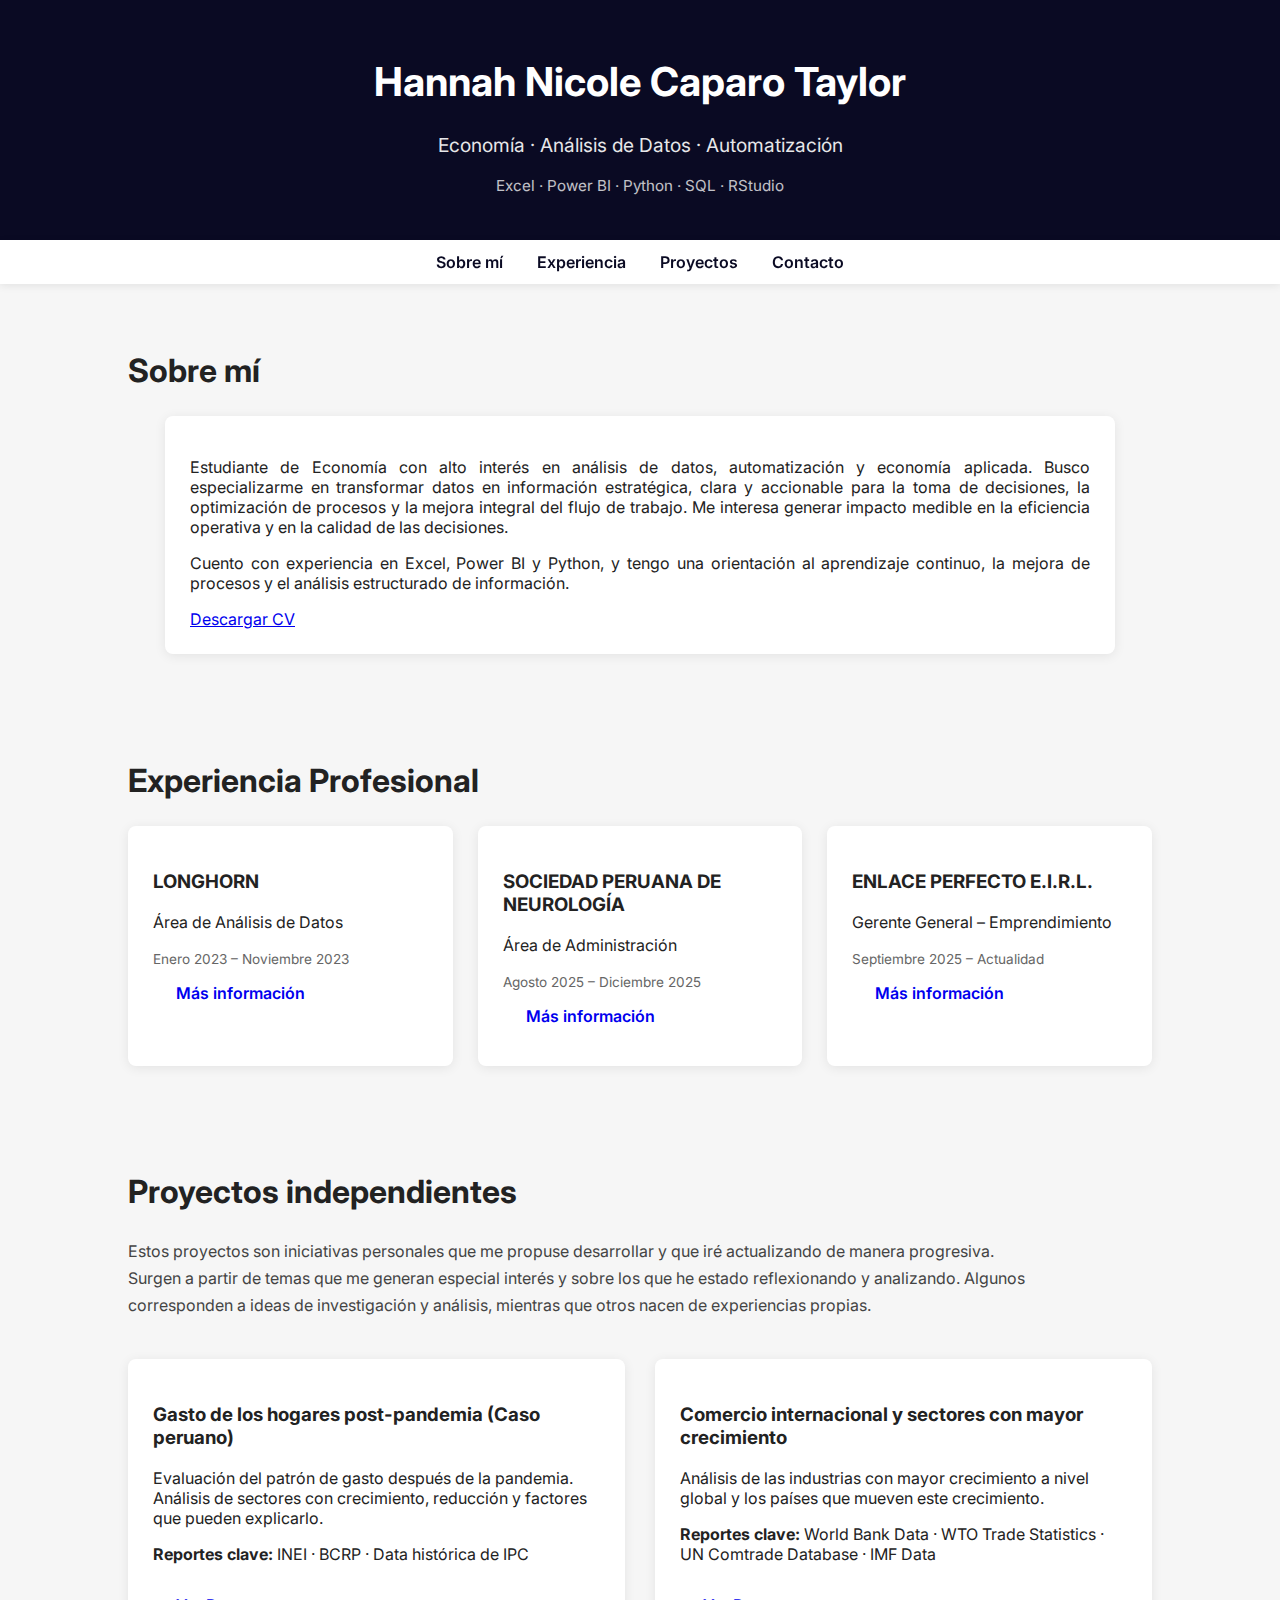
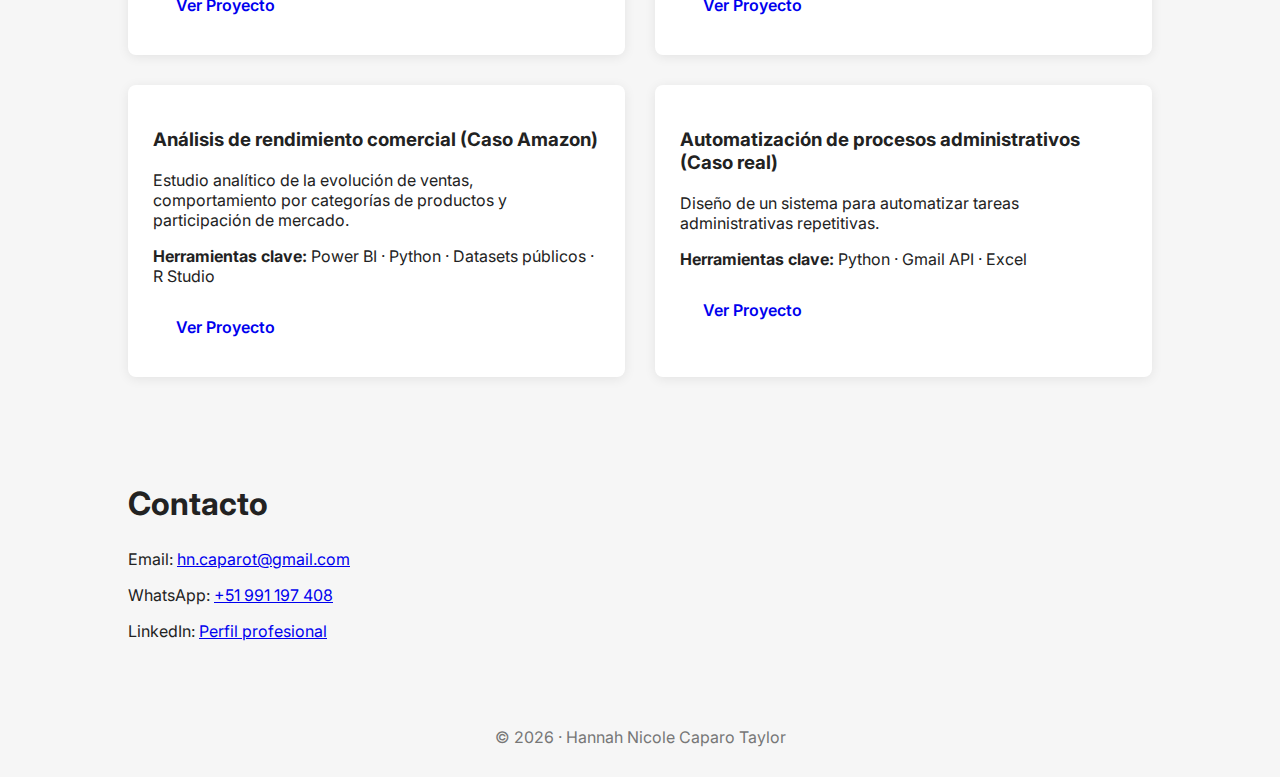
<file: index.html>
<!DOCTYPE html>
<html lang="es">
<head>
    <meta charset="UTF-8">
    <title>Hannah Caparo | Economía & Data</title>
    <meta name="viewport" content="width=device-width, initial-scale=1.0">

    <link href="https://fonts.googleapis.com/css2?family=Inter:wght@300;400;600&display=swap" rel="stylesheet">
    <link rel="stylesheet" href="styles.CSS">
</head>

<body>

<header class="hero">
	
    <h1>Hannah Nicole Caparo Taylor</h1>
    <p class="subtitle">Economía · Análisis de Datos · Automatización</p>
    <p class="stack">Excel · Power BI · Python · SQL · RStudio</p>

</header>

<nav class="navbar">
    <a href="#sobre-mi">Sobre mí</a>
    <a href="#experiencia">Experiencia</a>
    <a href="#proyectos">Proyectos</a>
    <a href="#contacto">Contacto</a>
</nav>
<section id="sobre-mi" class="section">
    <h2>Sobre mí</h2>
    <div class="card wide">
        <p>
            Estudiante de Economía con alto interés en análisis de datos, automatización y economía aplicada. 
            Busco especializarme en transformar datos en información estratégica, clara y accionable para la toma de decisiones, 
            la optimización de procesos y la mejora integral del flujo de trabajo. 
            Me interesa generar impacto medible en la eficiencia operativa y en la calidad de las decisiones.
        </p>

        <p>
            Cuento con experiencia en Excel, Power BI y Python, y tengo una orientación al aprendizaje continuo, 
            la mejora de procesos y el análisis estructurado de información.
        </p>

      
        <div class="cv-actions">
            <a href="cv/Hannah-Caparo-CV.pdf" 
               class="download-btn" 
               download>
               Descargar CV
            </a>
        </div>
    </div>
</section>



<section id="experiencia" class="section light">
    <h2>Experiencia Profesional</h2>

    <div class="grid">
        <div class="card">
            <h3>LONGHORN</h3>
            <p>Área de Análisis de Datos</p>
            <span class="date">Enero 2023 – Noviembre 2023</span>
            <a class="btn" href="experiences/longhorn.html">Más información</a>
        </div>

        <div class="card">
            <h3>SOCIEDAD PERUANA DE NEUROLOGÍA</h3>
            <p>Área de Administración</p>
            <span class="date">Agosto 2025 – Diciembre 2025</span>
            <a class="btn" href="experiences/sociedad.html">Más información</a>
        </div>

        <div class="card">
            <h3>ENLACE PERFECTO E.I.R.L.</h3>
            <p>Gerente General – Emprendimiento</p>
            <span class="date">Septiembre 2025 – Actualidad</span>
            <a class="btn" href="experiences/enlaceperfecto.html">Más información</a>
        </div>
    </div>
</section>

<section id="proyectos" class="section light">
    <h2>Proyectos independientes</h2>

    <p class="projects-intro">
        Estos proyectos son iniciativas personales que me propuse desarrollar y que iré actualizando de manera progresiva. 
        Surgen a partir de temas que me generan especial interés y sobre los que he estado reflexionando y analizando. 
        Algunos corresponden a ideas de investigación y análisis, mientras que otros nacen de experiencias propias.
    </p>

    <div class="projects-grid">
        <!-- Proyecto 1 -->
        <div class="card">
            <h3>Gasto de los hogares post-pandemia (Caso peruano)</h3>
            <p>Evaluación del patrón de gasto después de la pandemia. Análisis de sectores con crecimiento, reducción y factores que pueden explicarlo.</p>
            <p><b>Reportes clave:</b> INEI · BCRP · Data histórica de IPC</p>
            <a class="btn" href="projects/proyecto1.html">Ver Proyecto</a>
        </div>

        <!-- Proyecto 2 -->
        <div class="card">
            <h3>Comercio internacional y sectores con mayor crecimiento</h3>
            <p>Análisis de las industrias con mayor crecimiento a nivel global y los países que mueven este crecimiento.</p>
            <p><b>Reportes clave:</b> World Bank Data · WTO Trade Statistics · UN Comtrade Database · IMF Data</p>
            <a class="btn" href="projects/proyecto2.html">Ver Proyecto</a>
        </div>

        <!-- Proyecto 3 -->
        <div class="card">
            <h3>Análisis de rendimiento comercial (Caso Amazon)</h3>
            <p>Estudio analítico de la evolución de ventas, comportamiento por categorías de productos y participación de mercado.</p>
            <p><b>Herramientas clave:</b> Power BI · Python · Datasets públicos · R Studio</p>
            <a class="btn" href="projects/proyecto3.html">Ver Proyecto</a>
        </div>

        <!-- Proyecto 4 -->
        <div class="card">
            <h3>Automatización de procesos administrativos (Caso real)</h3>
            <p>Diseño de un sistema para automatizar tareas administrativas repetitivas.</p>
            <p><b>Herramientas clave:</b> Python · Gmail API · Excel</p>
            <a class="btn" href="projects/proyecto4.html">Ver Proyecto</a>
        </div>
    </div>
</section>

    <div class="grid">
        
    </div>
</section>

<section id="contacto" class="section light">
    <h2>Contacto</h2>
    <p>Email: <a href="mailto:hn.caparot@gmail.com">hn.caparot@gmail.com</a></p>
    <p>WhatsApp: <a href="https://wa.me/51991197408" target="_blank">+51 991 197 408</a></p>
    <p>LinkedIn: <a href="https://linkedin.com/in/hannah-nicole-caparo-taylor-8256ab21b/" target="_blank">Perfil profesional</a></p>
</section>

<footer>
    © 2026 · Hannah Nicole Caparo Taylor
</footer>

</body>
</html>
</file>
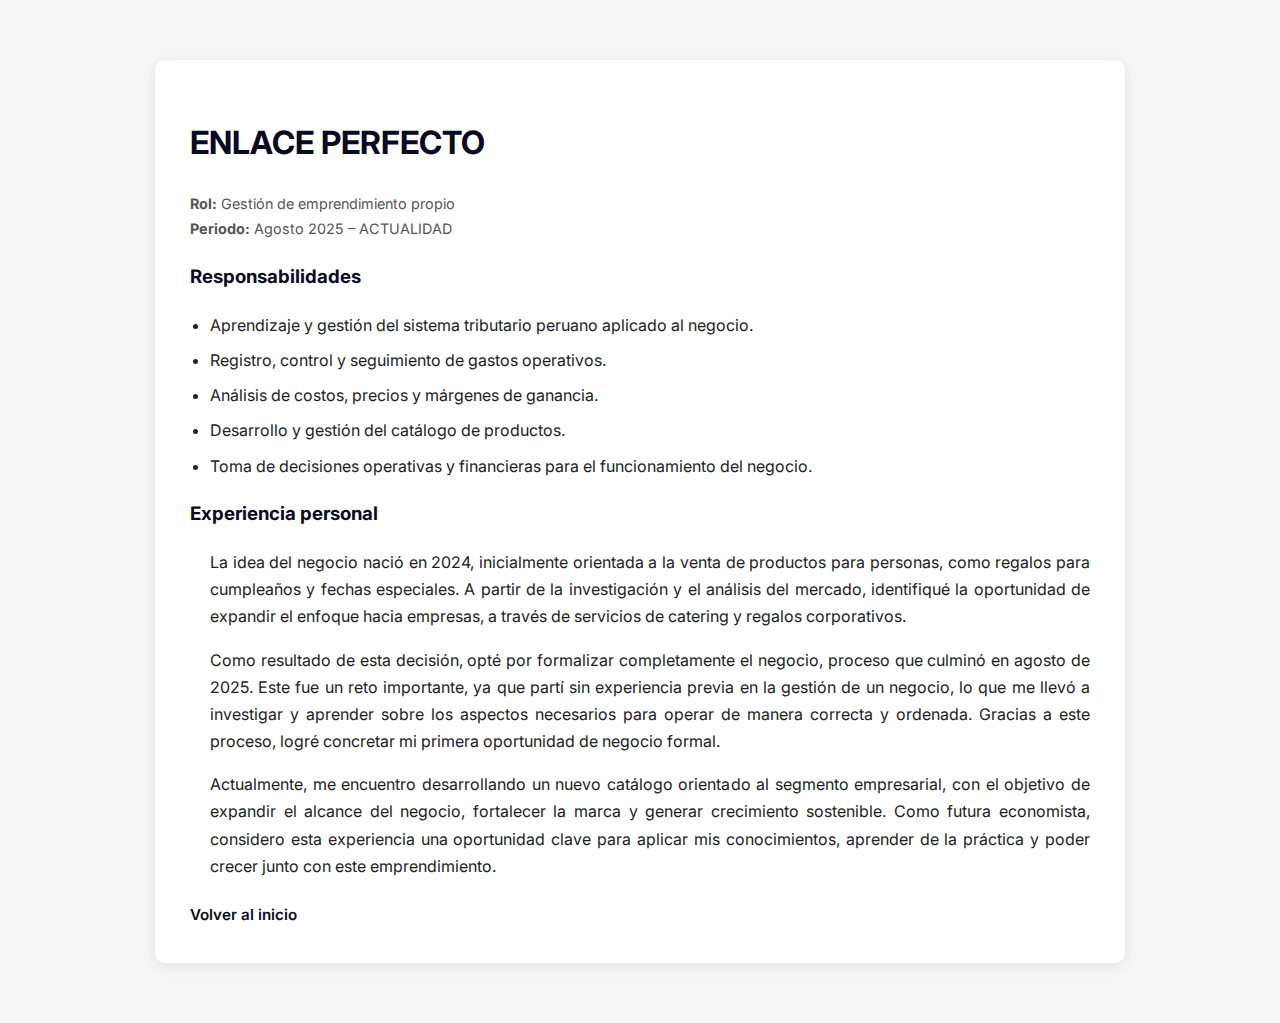
<file: experiences/enlaceperfecto.html>
<!DOCTYPE html>
<html lang="es">
<head>
    <meta charset="UTF-8">
    <title>Enlace Perfecto | Experiencia</title>
    <meta name="viewport" content="width=device-width, initial-scale=1.0">

    <link rel="stylesheet" href="experiences.css">

    <!-- Fuente -->
    <link href="https://fonts.googleapis.com/css2?family=Inter:wght@300;400;600&display=swap" rel="stylesheet">
</head>

<body>

<section class="section">
    <div class="card">
        <h1>ENLACE PERFECTO</h1>
        <p class="meta"><b>Rol:</b> Gestión de emprendimiento propio<br>
        <b>Periodo:</b> Agosto 2025 – ACTUALIDAD</p>

        <h3>Responsabilidades</h3>
        <ul>
            <li>Aprendizaje y gestión del sistema tributario peruano aplicado al negocio.</li>
            <li>Registro, control y seguimiento de gastos operativos.</li>
            <li>Análisis de costos, precios y márgenes de ganancia.</li>
	    <li>Desarrollo y gestión del catálogo de productos.</li>
            <li>Toma de decisiones operativas y financieras para el funcionamiento del negocio.</li>
        </ul>
<h3>Experiencia personal</h3>
        <ul>
            <p>La idea del negocio nació en 2024, inicialmente orientada a la venta de productos para personas, como regalos para cumpleaños y fechas especiales. A partir de la investigación y el análisis del mercado, identifiqué la oportunidad de expandir el enfoque hacia empresas, a través de servicios de catering y regalos corporativos.</p>

<p>Como resultado de esta decisión, opté por formalizar completamente el negocio, proceso que culminó en agosto de 2025. Este fue un reto importante, ya que partí sin experiencia previa en la gestión de un negocio, lo que me llevó a investigar y aprender sobre los aspectos necesarios para operar de manera correcta y ordenada. Gracias a este proceso, logré concretar mi primera oportunidad de negocio formal.</p>

<p>Actualmente, me encuentro desarrollando un nuevo catálogo orientado al segmento empresarial, con el objetivo de expandir el alcance del negocio, fortalecer la marca y generar crecimiento sostenible. Como futura economista, considero esta experiencia una oportunidad clave para aplicar mis conocimientos, aprender de la práctica y poder crecer junto con este emprendimiento.</p>
            
        </ul>





    <a href="../index.html" class="back">
        Volver al inicio
    </a>
</div>
</file>
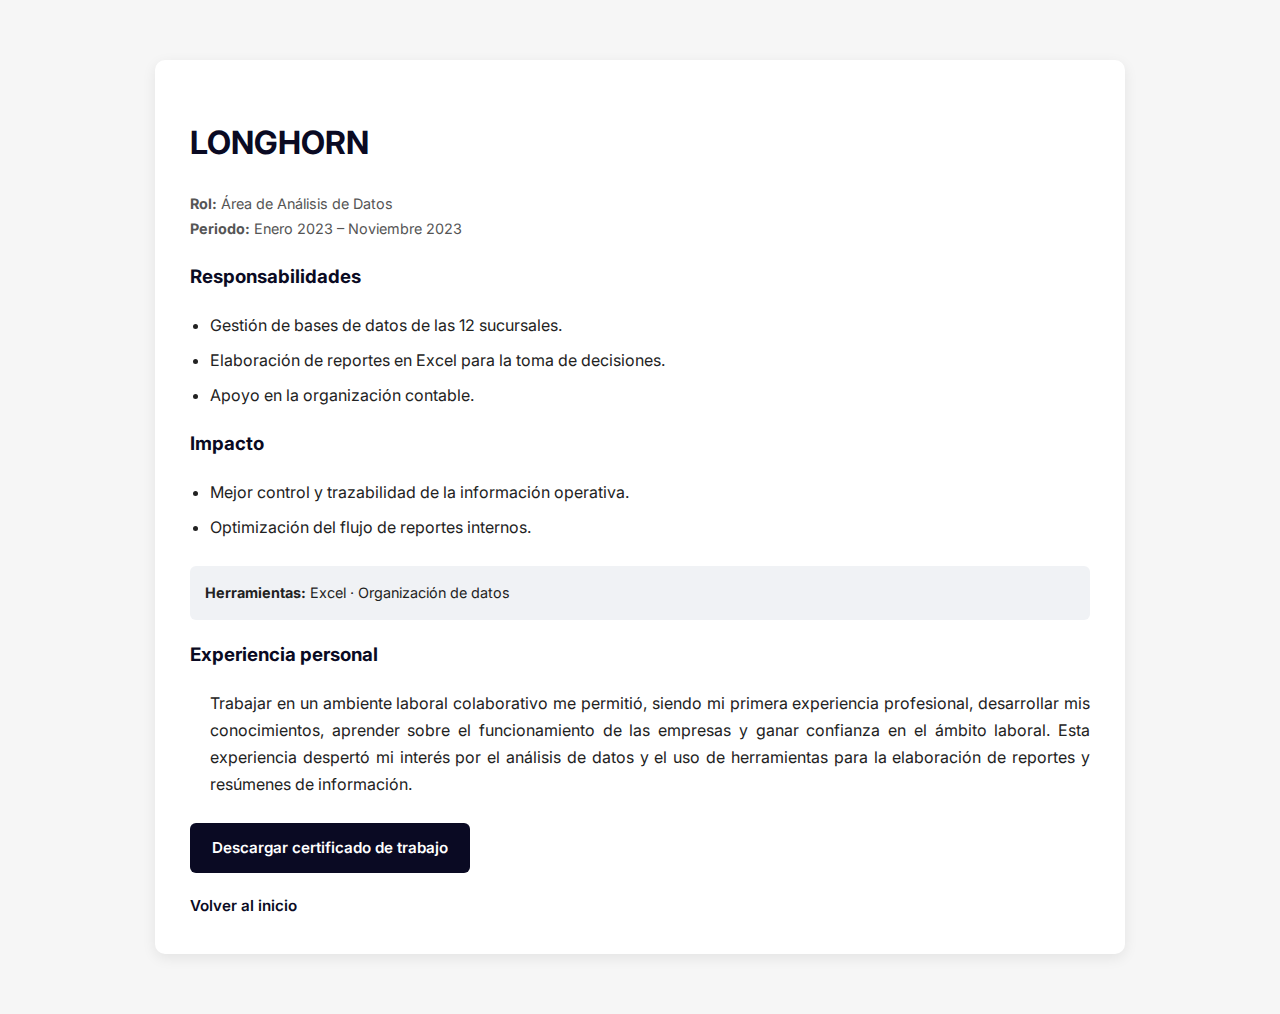
<file: experiences/longhorn.html>
<!DOCTYPE html>
<html lang="es">
<head>
    <meta charset="UTF-8">
    <title>LONGHORN | Experiencia</title>
    <meta name="viewport" content="width=device-width, initial-scale=1.0">

    <link rel="stylesheet" href="experiences.css">

    <!-- Fuente -->
    <link href="https://fonts.googleapis.com/css2?family=Inter:wght@300;400;600&display=swap" rel="stylesheet">
</head>

<body>

<section class="section">
    <div class="card">
        <h1>LONGHORN</h1>
        <p class="meta"><b>Rol:</b> Área de Análisis de Datos<br>
        <b>Periodo:</b> Enero 2023 – Noviembre 2023</p>

        <h3>Responsabilidades</h3>
        <ul>
            <li>Gestión de bases de datos de las 12 sucursales.</li>
            <li>Elaboración de reportes en Excel para la toma de decisiones.</li>
            <li>Apoyo en la organización contable.</li>
        </ul>

        <h3>Impacto</h3>
        <ul>
            <li>Mejor control y trazabilidad de la información operativa.</li>
            <li>Optimización del flujo de reportes internos.</li>
        </ul>

        <div class="tools">
            <b>Herramientas:</b> Excel · Organización de datos
        </div>
<h3>Experiencia personal</h3>
        <ul>
            <p>Trabajar en un ambiente laboral colaborativo me permitió, siendo mi primera experiencia profesional, desarrollar mis conocimientos, aprender sobre el funcionamiento de las empresas y ganar confianza en el ámbito laboral. Esta experiencia despertó mi interés por el análisis de datos y el uso de herramientas para la elaboración de reportes y resúmenes de información.</p>
         
        </ul>


<div class="actions">
    <a href="certificados/certificado-longhorn.pdf" 
       class="download-btn" 
       download>
       Descargar certificado de trabajo
    </a>

    

    <a href="../index.html" class="back">
        Volver al inicio
    </a>
</div>
</file>
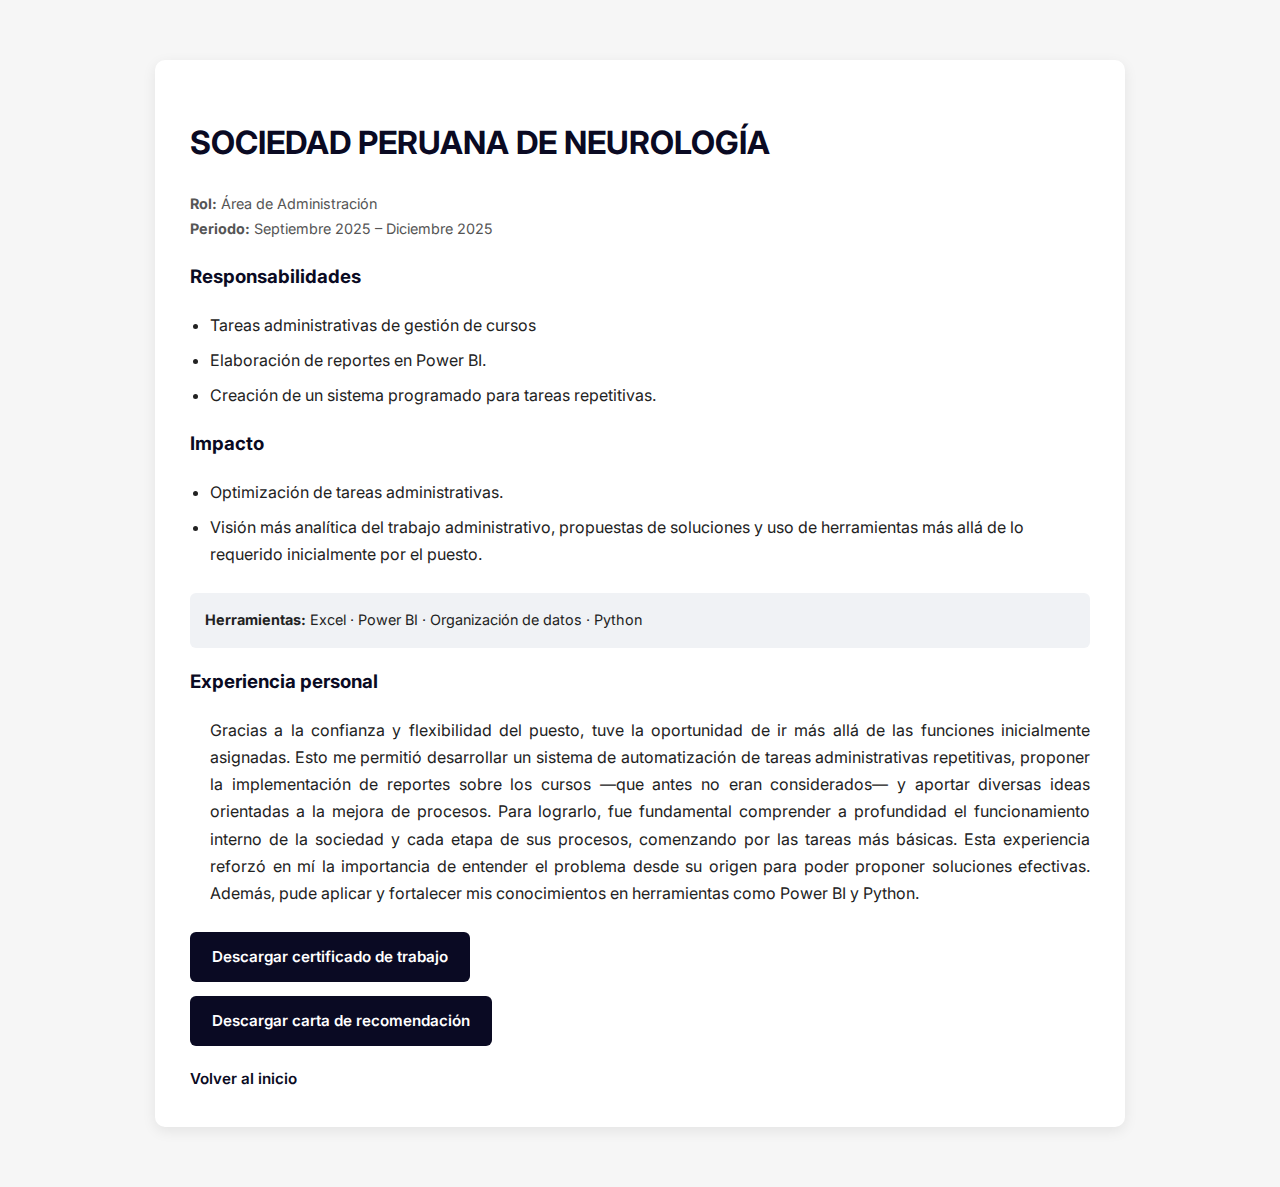
<file: experiences/sociedad.html>
<!DOCTYPE html>
<html lang="es">
<head>
    <meta charset="UTF-8">
    <title> SPN | Experiencia</title>
    <meta name="viewport" content="width=device-width, initial-scale=1.0">

   
    <link rel="stylesheet" href="experiences.css">

    <!-- Fuente -->
    <link href="https://fonts.googleapis.com/css2?family=Inter:wght@300;400;600&display=swap" rel="stylesheet">
</head>

<body>

<section class="section">
    <div class="card">
        <h1>SOCIEDAD PERUANA DE NEUROLOGÍA</h1>
        <p class="meta"><b>Rol:</b> Área de Administración<br>
        <b>Periodo:</b> Septiembre 2025 – Diciembre 2025</p>

        <h3>Responsabilidades</h3>
        <ul>
            <li> Tareas administrativas de gestión de cursos </li>
            <li>Elaboración de reportes en Power BI.</li>
            <li> Creación de un sistema programado para tareas repetitivas.</li>
        </ul>

        <h3>Impacto</h3>
        <ul>
            <li>Optimización de tareas administrativas.</li>
            <li>Visión más analítica del trabajo administrativo, propuestas de soluciones y uso de herramientas más allá de lo requerido inicialmente por el puesto.</li>
        </ul>

        <div class="tools">
            <b>Herramientas:</b> Excel · Power BI · Organización de datos ·  Python
        </div> 

<h3>Experiencia personal</h3>
        <ul>
            <p> Gracias a la confianza y flexibilidad del puesto, tuve la oportunidad de ir más allá de las funciones inicialmente asignadas. Esto me permitió desarrollar un sistema de automatización de tareas administrativas repetitivas, proponer la implementación de reportes sobre los cursos —que antes no eran considerados— y aportar diversas ideas orientadas a la mejora de procesos.

Para lograrlo, fue fundamental comprender a profundidad el funcionamiento interno de la sociedad y cada etapa de sus procesos, comenzando por las tareas más básicas. Esta experiencia reforzó en mí la importancia de entender el problema desde su origen para poder proponer soluciones efectivas. Además, pude aplicar y fortalecer mis conocimientos en herramientas como Power BI y Python. </p>
         
        </ul>


<div class="actions">
    <a href="certificados/certificado-spn.pdf" 
       class="download-btn" 
       download>
       Descargar certificado de trabajo
    </a>

    <a href="certificados/carta-recomendacion-spn.pdf" 
       class="download-btn" 
       download>
       Descargar carta de recomendación
    </a>

    <a href="../index.html" class="back">
        Volver al inicio
    </a>
</div>
</file>
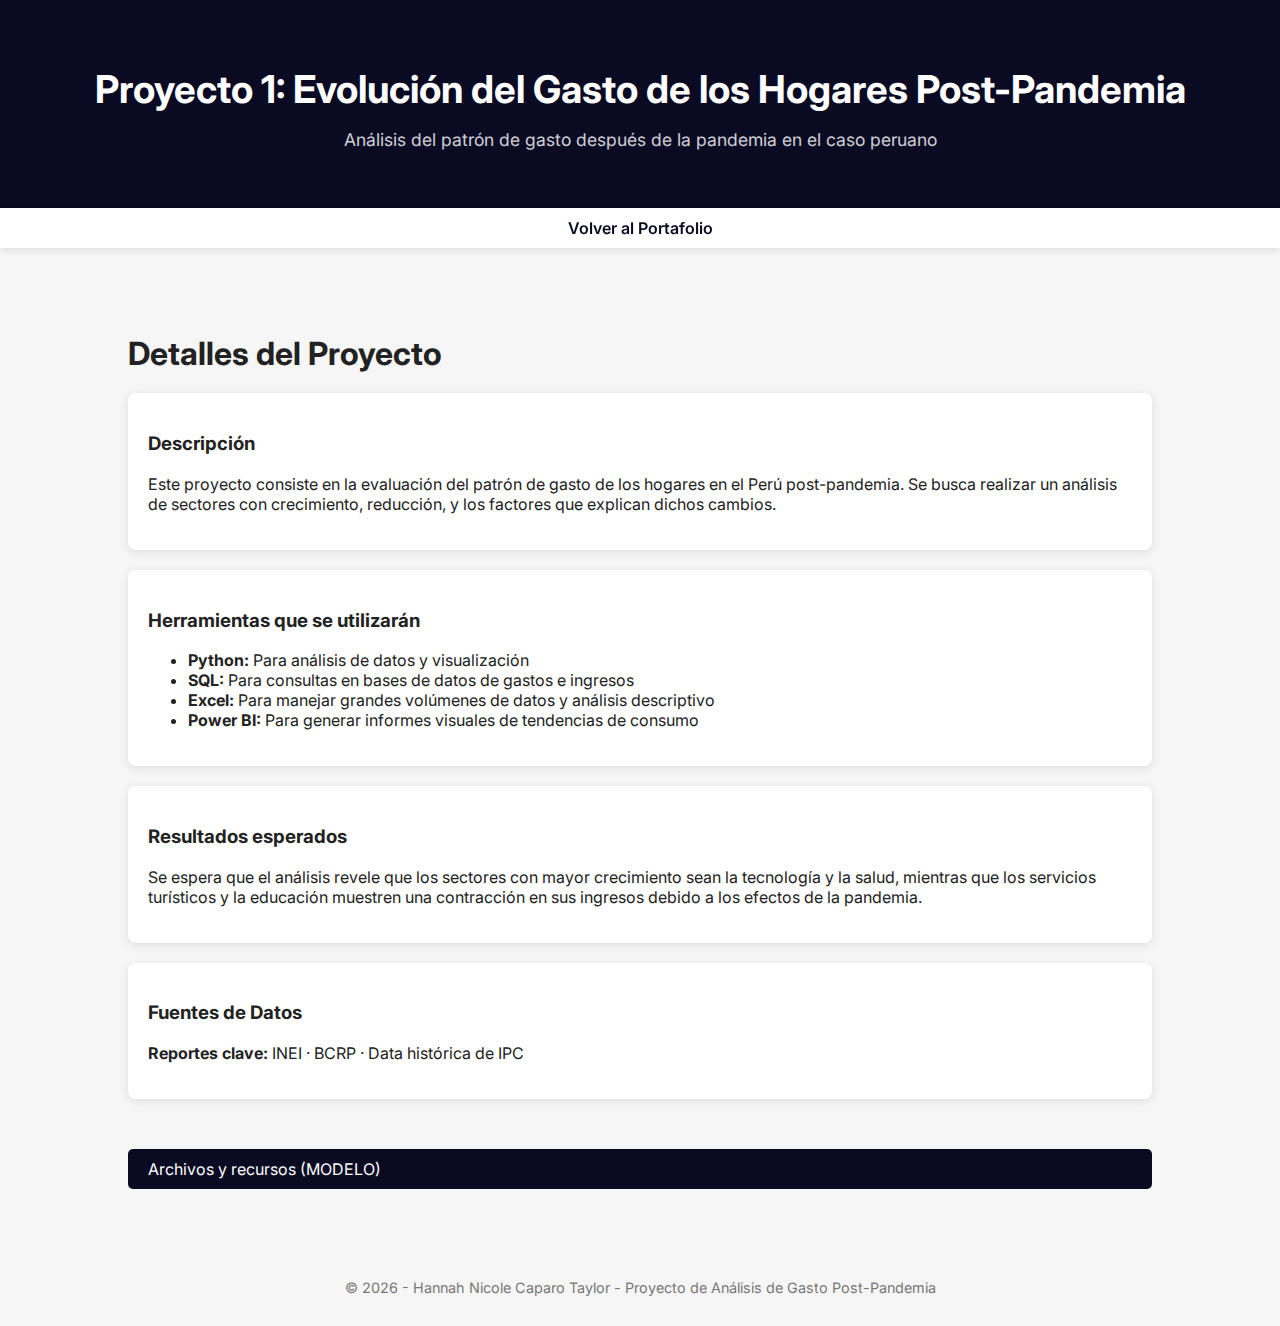
<file: projects/proyecto1.html>
<!DOCTYPE html>
<html lang="es">
<head>
    <meta charset="UTF-8">
    <meta name="viewport" content="width=device-width, initial-scale=1.0">
    <title>Proyecto - Evolución del Gasto de los Hogares Post-Pandemia</title>

    <link href="https://fonts.googleapis.com/css2?family=Inter:wght@300;400;600&display=swap" rel="stylesheet">
    <style>
        body {
            font-family: 'Inter', sans-serif;
            margin: 0;
            background: #f6f6f6;
            color: #222;
        }

        header {
            background: #0a0a23;
            color: white;
            padding: 40px 20px;
            text-align: center;
        }

        header h1 { font-size: 2.4rem; margin-bottom: 10px; }
        header p { font-size: 1.1rem; opacity: .8; }

        nav {
            background: white;
            box-shadow: 0 2px 8px rgba(0,0,0,0.1);
            padding: 10px;
            text-align: center;
            position: sticky;
            top: 0;
        }

        nav a {
            margin: 0 15px;
            text-decoration: none;
            font-weight: 600;
            color: #0a0a23;
        }

        section {
            padding: 60px 10%;
        }

        h2 { font-size: 2rem; margin-bottom: 20px; }
        .btn {
            background: #0a0a23;
            color: white;
            padding: 10px 20px;
            border-radius: 5px;
            text-decoration: none;
            font-size: 1rem;
            margin-top: 30px;
        }

        .project-details {
            display: grid;
            gap: 20px;
        }

        .detail-box {
            background: white;
            padding: 20px;
            border-radius: 8px;
            box-shadow: 0 2px 10px rgba(0,0,0,0.1);
        }

        footer {
            text-align: center;
            padding: 30px;
            color: #777;
            font-size: .9rem;
        }
    </style>
</head>
<body>

    <header>
        <h1>Proyecto 1: Evolución del Gasto de los Hogares Post-Pandemia</h1>
        <p>Análisis del patrón de gasto después de la pandemia en el caso peruano</p>
    </header>

    <nav>
    <a href="../index.html">Volver al Portafolio</a>
</nav>


    <section>
        <h2>Detalles del Proyecto</h2>

        <div class="project-details">
            <!-- Descripción del proyecto -->
            <div class="detail-box">
                <h3>Descripción</h3>
                <p>Este proyecto consiste en la evaluación del patrón de gasto de los hogares en el Perú post-pandemia. Se busca realizar un análisis de sectores con crecimiento, reducción, y los factores que explican dichos cambios.</p>
            </div>

            <!-- Herramientas que se utilizarán -->
            <div class="detail-box">
                <h3>Herramientas que se utilizarán</h3>
                <ul>
                    <li><b>Python:</b> Para análisis de datos y visualización</li>
                    <li><b>SQL:</b> Para consultas en bases de datos de gastos e ingresos</li>
                    <li><b>Excel:</b> Para manejar grandes volúmenes de datos y análisis descriptivo</li>
                    <li><b>Power BI:</b> Para generar informes visuales de tendencias de consumo</li>
                </ul>
            </div>

            <!-- Resultados -->
            <div class="detail-box">
                <h3>Resultados esperados</h3>
                <p>Se espera que el análisis revele que los sectores con mayor crecimiento sean la tecnología y la salud, mientras que los servicios turísticos y la educación muestren una contracción en sus ingresos debido a los efectos de la pandemia.</p>
            </div>

            <!-- Reportes y fuentes de datos -->
            <div class="detail-box">
                <h3>Fuentes de Datos</h3>
                <p><b>Reportes clave:</b> INEI · BCRP · Data histórica de IPC</p>
            </div>

            <a href="proyecto1-recursos.html" class="btn" >Archivos y recursos (MODELO)</a>
        </div>
    </section>

    <footer>
        © 2026 - Hannah Nicole Caparo Taylor - Proyecto de Análisis de Gasto Post-Pandemia
    </footer>

</body>
</html>
</file>
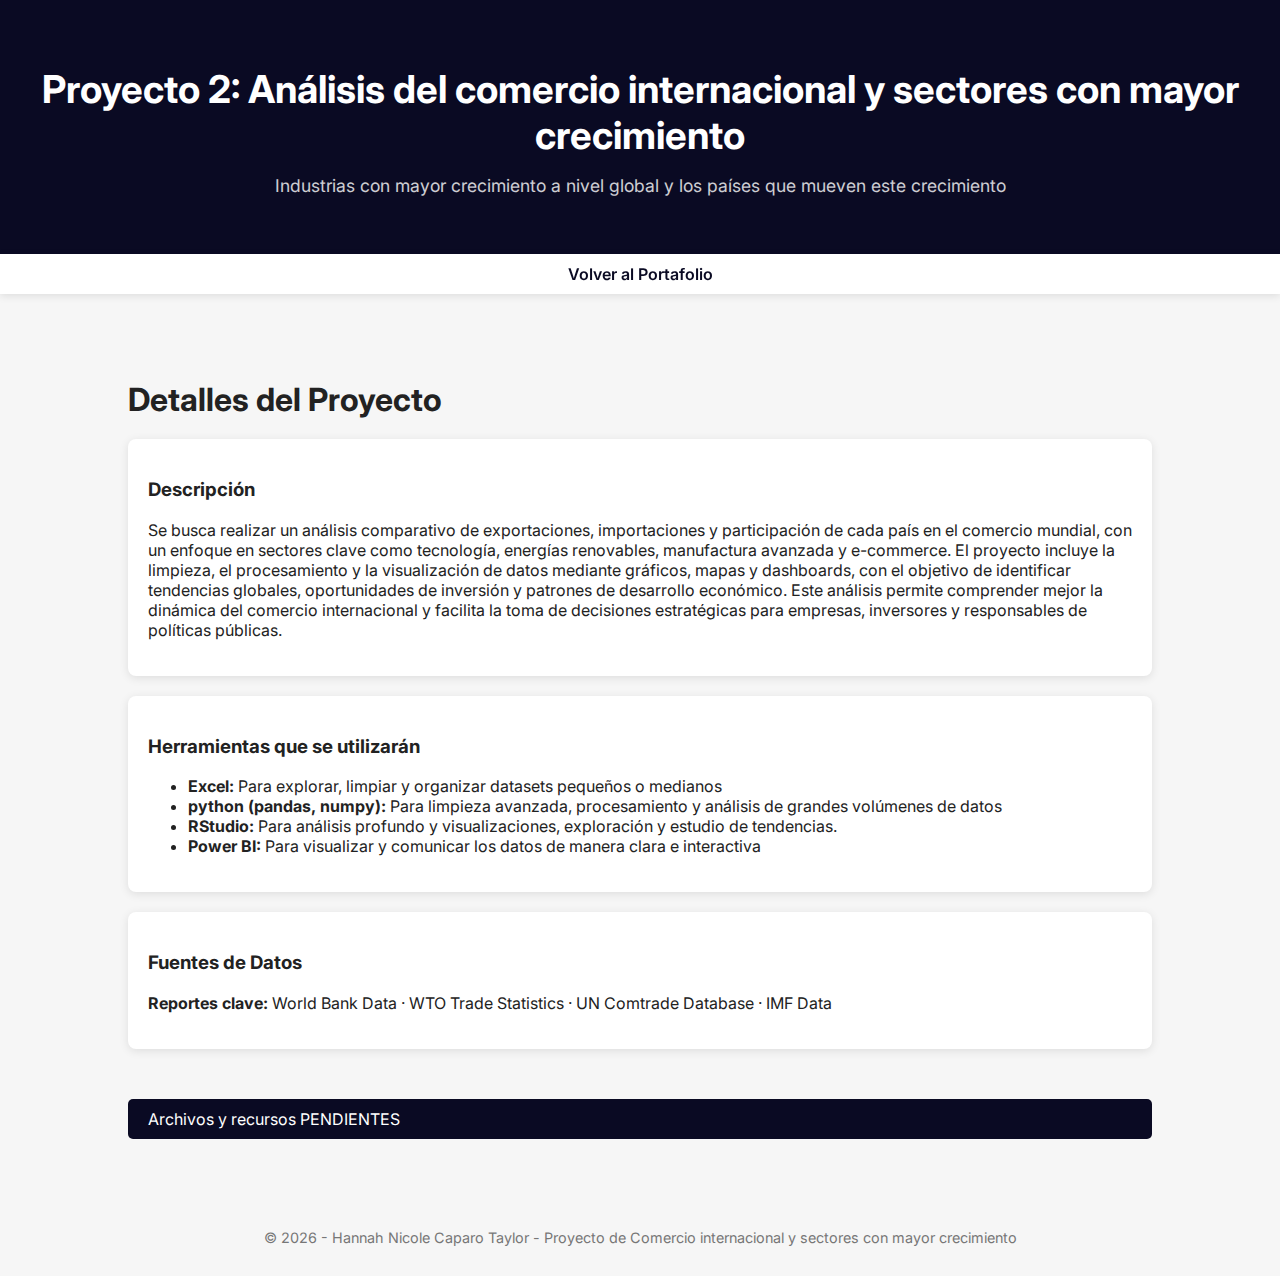
<file: projects/proyecto2.html>
<!DOCTYPE html>
<html lang="es">
<head>
    <meta charset="UTF-8">
    <meta name="viewport" content="width=device-width, initial-scale=1.0">
    <title>Proyecto 2</title>

    <link href="https://fonts.googleapis.com/css2?family=Inter:wght@300;400;600&display=swap" rel="stylesheet">
    <style>
        body {
            font-family: 'Inter', sans-serif;
            margin: 0;
            background: #f6f6f6;
            color: #222;
        }

        header {
            background: #0a0a23;
            color: white;
            padding: 40px 20px;
            text-align: center;
        }

        header h1 { font-size: 2.4rem; margin-bottom: 10px; }
        header p { font-size: 1.1rem; opacity: .8; }

        nav {
            background: white;
            box-shadow: 0 2px 8px rgba(0,0,0,0.1);
            padding: 10px;
            text-align: center;
            position: sticky;
            top: 0;
        }

        nav a {
            margin: 0 15px;
            text-decoration: none;
            font-weight: 600;
            color: #0a0a23;
        }

        section {
            padding: 60px 10%;
        }

        h2 { font-size: 2rem; margin-bottom: 20px; }
        .btn {
            background: #0a0a23;
            color: white;
            padding: 10px 20px;
            border-radius: 5px;
            text-decoration: none;
            font-size: 1rem;
            margin-top: 30px;
        }

        .project-details {
            display: grid;
            gap: 20px;
        }

        .detail-box {
            background: white;
            padding: 20px;
            border-radius: 8px;
            box-shadow: 0 2px 10px rgba(0,0,0,0.1);
        }

        footer {
            text-align: center;
            padding: 30px;
            color: #777;
            font-size: .9rem;
        }
    </style>
</head>
<body>

    <header>
        <h1>Proyecto 2: Análisis del comercio internacional y sectores con mayor crecimiento</h1>
        <p>Industrias con mayor crecimiento a nivel global y los países que mueven este crecimiento</p>
    </header>

    <nav>
    <a href="../index.html">Volver al Portafolio</a>
</nav>


    <section>
        <h2>Detalles del Proyecto</h2>

        <div class="project-details">
            <!-- Descripción del proyecto -->
            <div class="detail-box">
                <h3>Descripción</h3>
                <p>Se busca realizar un análisis comparativo de exportaciones, importaciones y participación de cada país en el comercio mundial, con un enfoque en sectores clave como tecnología, energías renovables, manufactura avanzada y e-commerce. El proyecto incluye la limpieza, el procesamiento y la visualización de datos mediante gráficos, mapas y dashboards, con el objetivo de identificar tendencias globales, oportunidades de inversión y patrones de desarrollo económico. Este análisis permite comprender mejor la dinámica del comercio internacional y facilita la toma de decisiones estratégicas para empresas, inversores y responsables de políticas públicas.</p>
            </div>

            <!-- Herramientas  -->
            <div class="detail-box">
                <h3>Herramientas que se utilizarán</h3>
                <ul>
                    <li><b>Excel:</b> Para explorar, limpiar y organizar datasets pequeños o medianos</li>
                    <li><b>python (pandas, numpy):</b> Para limpieza avanzada, procesamiento y análisis de grandes volúmenes de datos</li>
                    <li><b>RStudio:</b> Para análisis profundo y visualizaciones, exploración y estudio de tendencias.</li>
                    <li><b>Power BI:</b> Para visualizar y comunicar los datos de manera clara e interactiva</li>
                </ul>
            </div>

            

            <!-- Reportes y fuentes de datos -->
            <div class="detail-box">
                <h3>Fuentes de Datos</h3>
                <p><b>Reportes clave:</b> World Bank Data · WTO Trade Statistics · UN Comtrade Database · IMF Data</p>
            </div>

            <a href="https://link-al-proyecto.com" class="btn" target="_blank">Archivos y recursos PENDIENTES</a>
        </div>
    </section>

    <footer>
        © 2026 - Hannah Nicole Caparo Taylor - Proyecto de Comercio internacional y sectores con mayor crecimiento
    </footer>

</body>
</html>
</file>
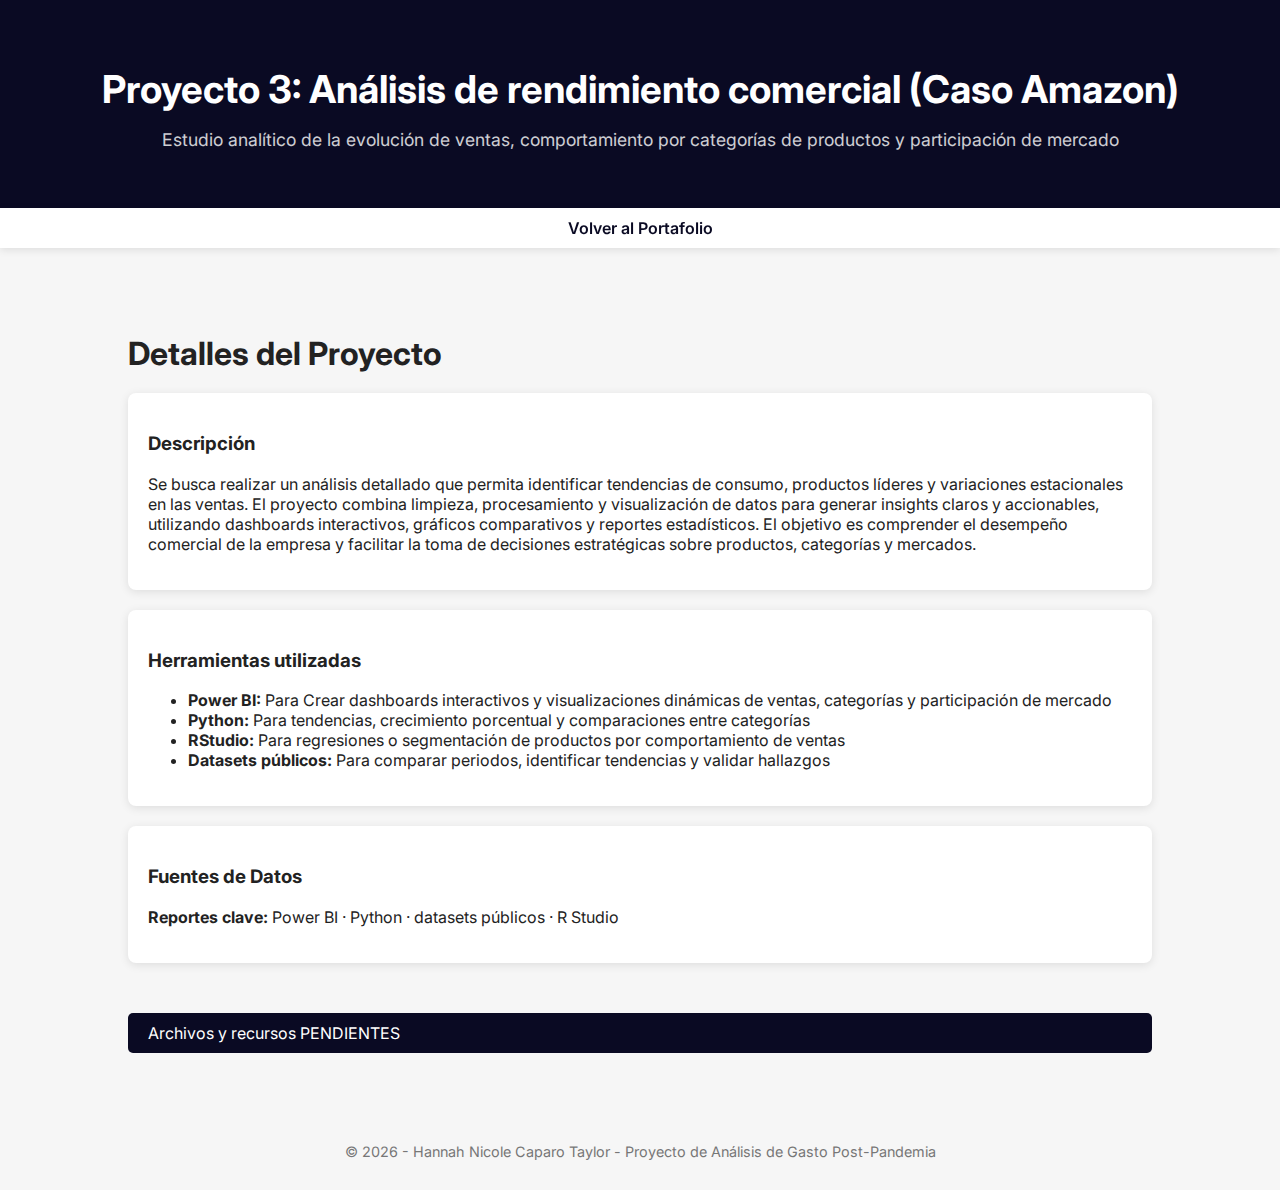
<file: projects/proyecto3.html>
<!DOCTYPE html>
<html lang="es">
<head>
    <meta charset="UTF-8">
    <meta name="viewport" content="width=device-width, initial-scale=1.0">
    <title>Proyecto 3 </title>

    <link href="https://fonts.googleapis.com/css2?family=Inter:wght@300;400;600&display=swap" rel="stylesheet">
    <style>
        body {
            font-family: 'Inter', sans-serif;
            margin: 0;
            background: #f6f6f6;
            color: #222;
        }

        header {
            background: #0a0a23;
            color: white;
            padding: 40px 20px;
            text-align: center;
        }

        header h1 { font-size: 2.4rem; margin-bottom: 10px; }
        header p { font-size: 1.1rem; opacity: .8; }

        nav {
            background: white;
            box-shadow: 0 2px 8px rgba(0,0,0,0.1);
            padding: 10px;
            text-align: center;
            position: sticky;
            top: 0;
        }

        nav a {
            margin: 0 15px;
            text-decoration: none;
            font-weight: 600;
            color: #0a0a23;
        }

        section {
            padding: 60px 10%;
        }

        h2 { font-size: 2rem; margin-bottom: 20px; }
        .btn {
            background: #0a0a23;
            color: white;
            padding: 10px 20px;
            border-radius: 5px;
            text-decoration: none;
            font-size: 1rem;
            margin-top: 30px;
        }

        .project-details {
            display: grid;
            gap: 20px;
        }

        .detail-box {
            background: white;
            padding: 20px;
            border-radius: 8px;
            box-shadow: 0 2px 10px rgba(0,0,0,0.1);
        }

        footer {
            text-align: center;
            padding: 30px;
            color: #777;
            font-size: .9rem;
        }
    </style>
</head>
<body>

    <header>
        <h1>Proyecto 3: Análisis de rendimiento comercial (Caso Amazon)</h1>
        <p>Estudio analítico de la evolución de ventas, comportamiento por categorías de productos y participación de mercado</p>
    </header>

    <nav>
    <a href="../index.html">Volver al Portafolio</a>
</nav>


    <section>
        <h2>Detalles del Proyecto</h2>

        <div class="project-details">
            <!-- Descripción del proyecto -->
            <div class="detail-box">
                <h3>Descripción</h3>
                <p>Se busca realizar un análisis detallado que permita identificar tendencias de consumo, productos líderes y variaciones estacionales en las ventas. El proyecto combina limpieza, procesamiento y visualización de datos para generar insights claros y accionables, utilizando dashboards interactivos, gráficos comparativos y reportes estadísticos. El objetivo es comprender el desempeño comercial de la empresa y facilitar la toma de decisiones estratégicas sobre productos, categorías y mercados.</p>
            </div>

            <!-- Herramientas utilizadas -->
            <div class="detail-box">
                <h3>Herramientas utilizadas</h3>
                <ul>
                    <li><b>Power BI:</b> Para Crear dashboards interactivos y visualizaciones dinámicas de ventas, categorías y participación de mercado</li>
                    <li><b>Python:</b> Para tendencias, crecimiento porcentual y comparaciones entre categorías</li>
                    <li><b>RStudio:</b> Para regresiones o segmentación de productos por comportamiento de ventas</li>
                    <li><b>Datasets públicos:</b> Para comparar periodos, identificar tendencias y validar hallazgos</li>
                </ul>
            </div>

          

            <!-- Reportes y fuentes de datos -->
            <div class="detail-box">
                <h3>Fuentes de Datos</h3>
                <p><b>Reportes clave:</b> Power BI · Python · datasets públicos · R Studio</p>
            </div>

            <a href="https://link-al-proyecto.com" class="btn">Archivos y recursos PENDIENTES</a>



        </div>
    </section>

    <footer>
        © 2026 - Hannah Nicole Caparo Taylor - Proyecto de Análisis de Gasto Post-Pandemia
    </footer>

</body>
</html>
</file>
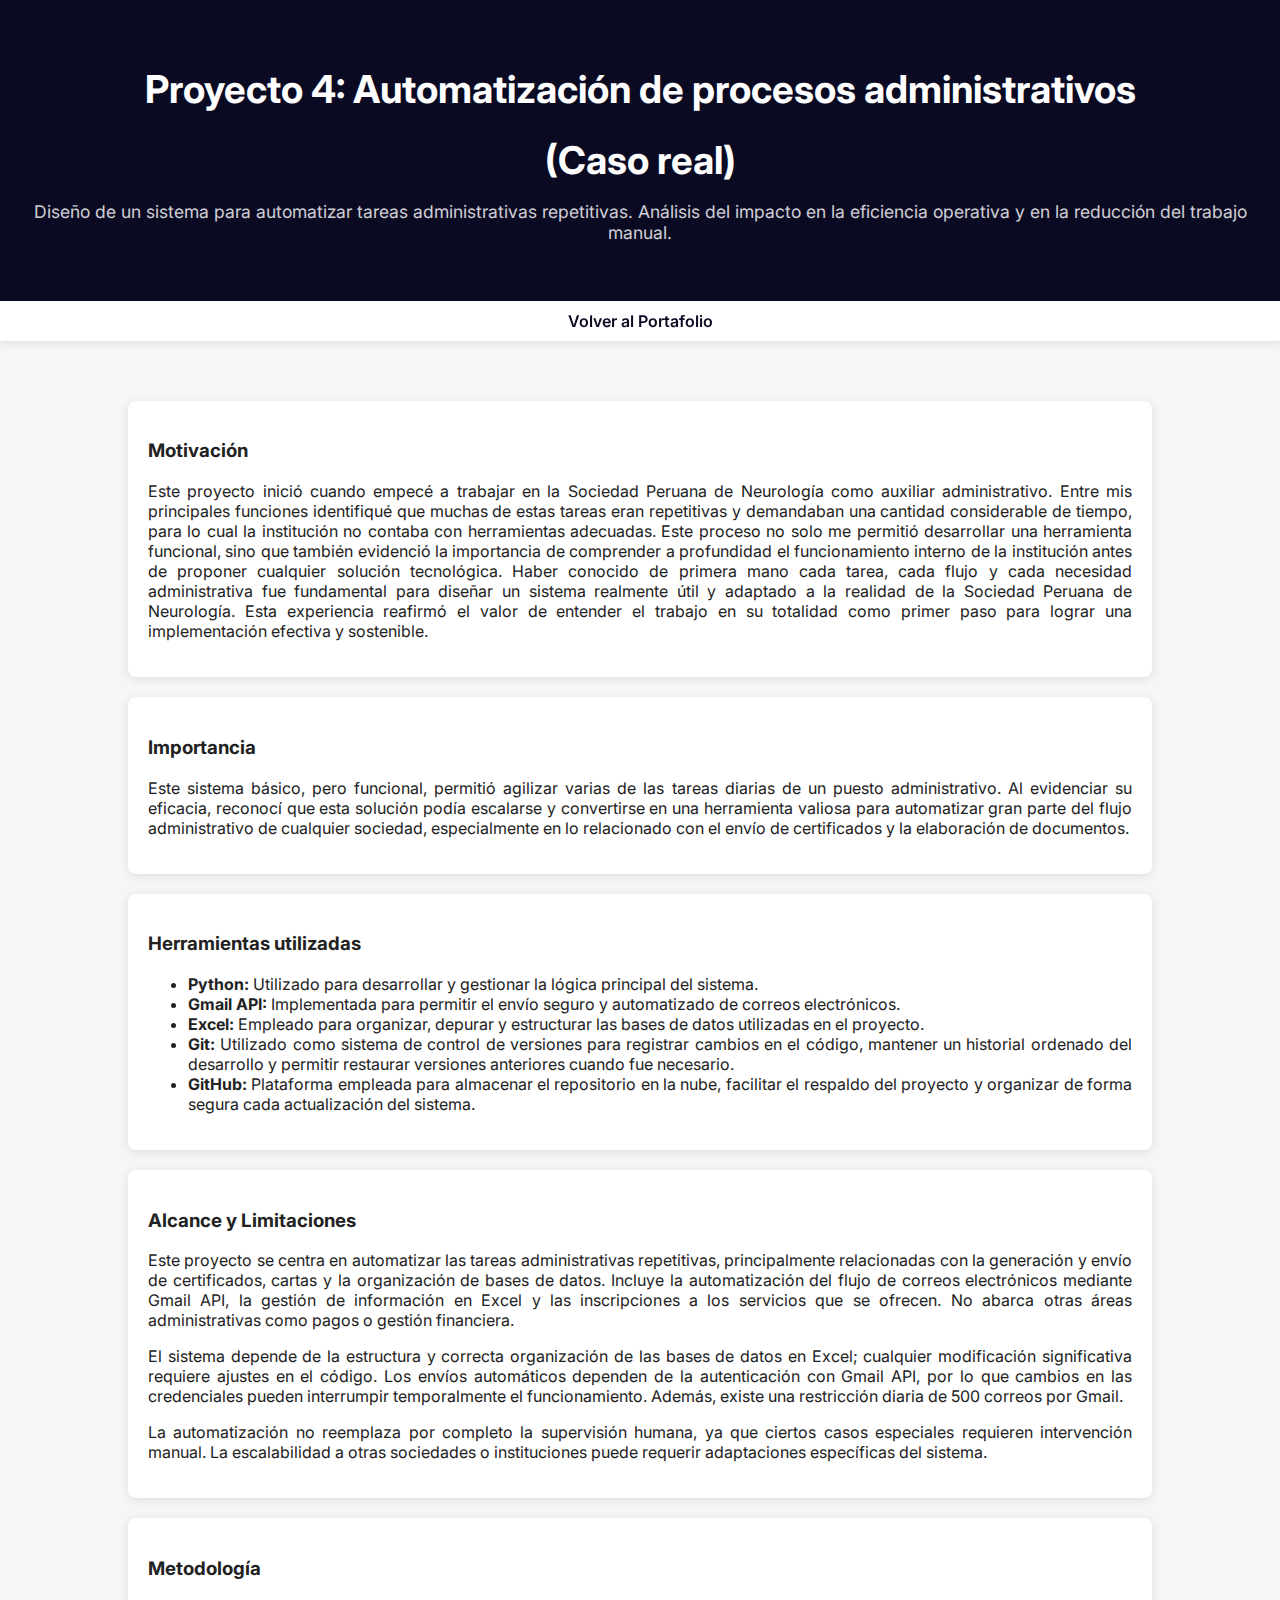
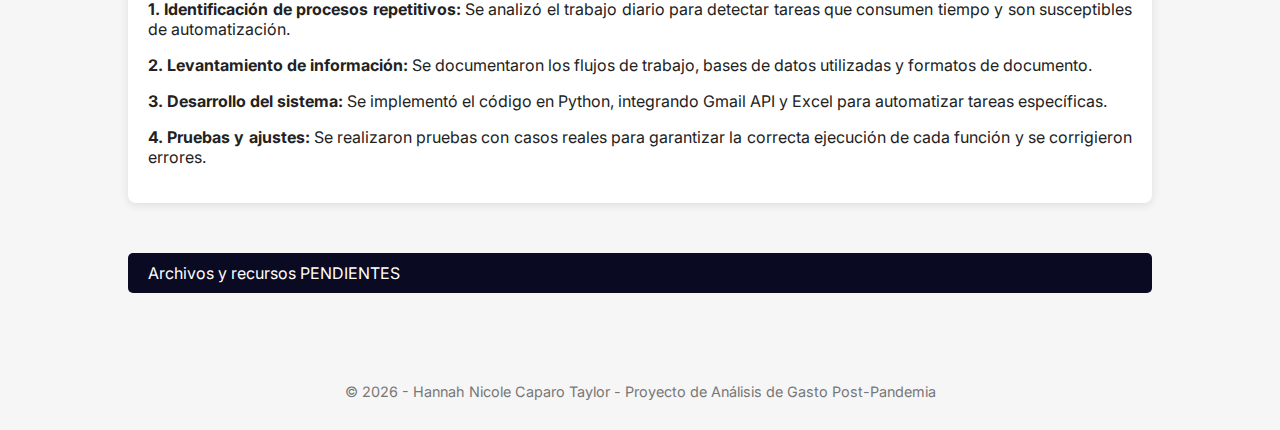
<file: projects/proyecto4.html>
<!DOCTYPE html>
<html lang="es">
<head>
    <meta charset="UTF-8">
    <meta name="viewport" content="width=device-width, initial-scale=1.0">
    <title>Proyecto - Automatización de procesos administrativos </title>

    <link href="https://fonts.googleapis.com/css2?family=Inter:wght@300;400;600&display=swap" rel="stylesheet">
    <style>
        body {
            font-family: 'Inter', sans-serif;
            margin: 0;
            background: #f6f6f6;
            color: #222;
        }

        header {
            background: #0a0a23;
            color: white;
            padding: 40px 20px;
            text-align: center;
        }

        header h1 { font-size: 2.4rem; margin-bottom: 10px; }
        header p { font-size: 1.1rem; opacity: .8; }

        nav {
            background: white;
            box-shadow: 0 2px 8px rgba(0,0,0,0.1);
            padding: 10px;
            text-align: center;
            position: sticky;
            top: 0;
        }

        nav a {
            margin: 0 15px;
            text-decoration: none;
            font-weight: 600;
            color: #0a0a23;
        }

        section {
            padding: 60px 10%;
        }

        h2 { font-size: 2rem; margin-bottom: 20px; }
        .btn {
            background: #0a0a23;
            color: white;
            padding: 10px 20px;
            border-radius: 5px;
            text-decoration: none;
            font-size: 1rem;
            margin-top: 30px;
        }

        .project-details {
            display: grid;
            gap: 20px;
        }

        .detail-box {text-align: justify;
            background: white;
            padding: 20px;
            border-radius: 8px;
            box-shadow: 0 2px 10px rgba(0,0,0,0.1);
        }

        footer {
            text-align: center;
            padding: 30px;
            color: #777;
            font-size: .9rem;
        }
    </style>
</head>
<body>

    <header>
        <h1>Proyecto 4: Automatización de procesos administrativos</h1>
<h1> (Caso real)</h1>
        <p>Diseño de un sistema para automatizar tareas administrativas repetitivas. Análisis del impacto en la eficiencia operativa y en la reducción del trabajo manual.</p>
    </header>

    <nav>
    <a href="../index.html">Volver al Portafolio</a>
</nav>


    <section>
       

        <div class="project-details">
            <!-- <h2>MOTIVACIÓN</h2> -->
            <div class="detail-box">
                <h3>Motivación</h3>
                <p>Este proyecto inició cuando empecé a trabajar en la Sociedad Peruana de Neurología como auxiliar administrativo. Entre mis principales funciones identifiqué que muchas de estas tareas eran repetitivas y demandaban una cantidad considerable de tiempo, para lo cual la institución no contaba con herramientas adecuadas.

Este proceso no solo me permitió desarrollar una herramienta funcional, sino que también evidenció la importancia de comprender a profundidad el funcionamiento interno de la institución antes de proponer cualquier solución tecnológica. Haber conocido de primera mano cada tarea, cada flujo y cada necesidad administrativa fue fundamental para diseñar un sistema realmente útil y adaptado a la realidad de la Sociedad Peruana de Neurología. Esta experiencia reafirmó el valor de entender el trabajo en su totalidad como primer paso para lograr una implementación efectiva y sostenible.

 </p>
            </div>
<div class="project-details">
            <!-- IMPORTANCIA -->
            <div class="detail-box">
                <h3>Importancia</h3>
                <p>
Este sistema básico, pero funcional, permitió agilizar varias de las tareas diarias de un puesto administrativo. Al evidenciar su eficacia, reconocí que esta solución podía escalarse y convertirse en una herramienta valiosa para automatizar gran parte del flujo administrativo de cualquier sociedad, especialmente en lo relacionado con el envío de certificados y la elaboración de documentos.

 </p>
            </div>
            <!-- HERRAMIENTAS  -->
            <div class="detail-box">
                <h3>Herramientas utilizadas</h3>
                <ul>

                    <li><b>Python:</b> Utilizado para desarrollar y gestionar la lógica principal del sistema.</li>
<li><b>Gmail API:</b> Implementada para permitir el envío seguro y automatizado de correos electrónicos.</li>
<li><b>Excel:</b> Empleado para organizar, depurar y estructurar las bases de datos utilizadas en el proyecto.</li>
<li><b>Git:</b> Utilizado como sistema de control de versiones para registrar cambios en el código, mantener un historial ordenado del desarrollo y permitir restaurar versiones anteriores cuando fue necesario.</li>
<li><b>GitHub:</b> Plataforma empleada para almacenar el repositorio en la nube, facilitar el respaldo del proyecto y organizar de forma segura cada actualización del sistema.</li>

               
                </ul>
            </div>

            <!-- ALCANCE Y LIMITACIONES -->
            <div class="detail-box">
                <h3>Alcance y Limitaciones</h3>
    <p>
        Este proyecto se centra en automatizar las tareas administrativas repetitivas, principalmente relacionadas con la generación y envío de certificados, cartas y la organización de bases de datos. Incluye la automatización del flujo de correos electrónicos mediante Gmail API, la gestión de información en Excel y las inscripciones a los servicios que se ofrecen. No abarca otras áreas administrativas como pagos o gestión financiera.
    </p>
    <p>
        El sistema depende de la estructura y correcta organización de las bases de datos en Excel; cualquier modificación significativa requiere ajustes en el código. Los envíos automáticos dependen de la autenticación con Gmail API, por lo que cambios en las credenciales pueden interrumpir temporalmente el funcionamiento. Además, existe una restricción diaria de 500 correos por Gmail.
    </p>
    <p>
        La automatización no reemplaza por completo la supervisión humana, ya que ciertos casos especiales requieren intervención manual. La escalabilidad a otras sociedades o instituciones puede requerir adaptaciones específicas del sistema.
    </p>
            </div>

            <!-- METODOLOGÍA -->
            <div class="detail-box">
                <h3>Metodología</h3>
                <p><b>1. Identificación de procesos repetitivos:</b> Se analizó el trabajo diario para detectar tareas que consumen tiempo y son susceptibles de automatización.</p>

<p><b>2. Levantamiento de información:</b> Se documentaron los flujos de trabajo, bases de datos utilizadas y formatos de documento. </p>

<p><b>3. Desarrollo del sistema:</b> Se implementó el código en Python, integrando Gmail API y Excel para automatizar tareas específicas.</p>

<p><b>4. Pruebas y ajustes:</b> Se realizaron pruebas con casos reales para garantizar la correcta ejecución de cada función y se corrigieron errores.</p>

</div>

            <a href="" class="btn" target="_blank">Archivos y recursos PENDIENTES</a>
        </div>
            
    </section>

    <footer>
        © 2026 - Hannah Nicole Caparo Taylor - Proyecto de Análisis de Gasto Post-Pandemia
    </footer>

</body>
</html>
</file>
<file: styles.CSS>
body {
    font-family: 'Inter', sans-serif;
    margin: 0;
    background: #f6f6f6;
    color: #222;
}

.hero {
    background: #0a0a23;
    color: white;
    text-align: center;
    padding: 30px 30px;
}

.hero h1 { font-size: 2.5rem; }
.subtitle { font-size: 1.2rem; opacity: .9; }
.stack { font-size: .95rem; opacity: .75; }

.cta-buttons { margin-top: 20px; }

.btn-primary, .btn-outline, .btn {
    padding: 10px 18px;
    border-radius: 6px;
    text-decoration: none;
    font-weight: 600;
    margin: 5px;
    display: inline-block;
}

.btn-primary {
    background: white;
    color: #0a0a23;
}

.btn-outline {
    border: 1px solid white;
    color: white;
}

.navbar {
    background: white;
    padding: 12px;
    text-align: center;
    position: sticky;
    top: 0;
    box-shadow: 0 2px 8px rgba(0,0,0,.08);
}

.navbar a {
    margin: 0 15px;
    text-decoration: none;
    color: #0a0a23;
    font-weight: 600;
}

.section {
    padding: 60px 10%;
}

.section.light {
    background: #ffffff;
}

h2 { font-size: 2rem; }

.grid {
    display: grid;
    grid-template-columns: repeat(auto-fit, minmax(260px, 1fr));
    gap: 25px;
}

.card {
    background: white;
    padding: 25px;
    border-radius: 8px;
    box-shadow: 0 2px 12px rgba(0,0,0,.08);
}

.card.wide {
    max-width: 900px;
    margin: auto;
}

.date {
    font-size: .85rem;
    color: #666;
}

footer {
    text-align: center;
    padding: 30px;
    color: #777;
}
#sobre-mi .card {
    text-align: justify;
}

.projects-grid {
    display: grid;
    grid-template-columns: repeat(2, 1fr);
    gap: 30px; /* ← separación entre proyectos */
}
.section {
    padding: 40px 10%;
}

.section.light {
    background: #f6f6f6;
}

.projects-intro {
    max-width: 900px;
    margin: 0 0 40px 0;
    line-height: 1.7;
    color: #444;
}
</file>
<file: experiences/experiences.css>
body {
    font-family: 'Inter', sans-serif;
    margin: 0;
    background: #f6f6f6;
    color: #222;
}

.section {
    padding: 60px 12%;
}

h1, h2, h3 {
    color: #0a0a23;
}

.card {
    background: white;
    padding: 35px;
    border-radius: 10px;
    box-shadow: 0 4px 14px rgba(0,0,0,0.08);
    max-width: 900px;
    margin: auto;
    line-height: 1.7;
}

ul {
    padding-left: 20px;
}

li {
    margin-bottom: 8px;
}

.meta {
    font-size: 0.9rem;
    color: #555;
    margin-bottom: 20px;
}

.tools {
    margin-top: 25px;
    padding: 15px;
    background: #f0f2f5;
    border-radius: 6px;
    font-size: 0.9rem;
}

.back {
    display: inline-block;
    margin-top: 30px;
    text-decoration: none;
    color: #0a0a23;
    font-weight: 600;
}

.back:hover {
    text-decoration: underline;
}
.actions {
    margin-top: 25px;
    display: flex;
    flex-direction: column;
    gap: 14px;
}

.download-btn {
    padding: 12px 22px;
    background: #0a0a23;
    color: white;
    text-decoration: none;
    font-weight: 600;
    border-radius: 6px;
    font-size: 0.95rem;
    width: fit-content;
}

.download-btn:hover {
    background: #1c1c3a;
}

.back {
    margin-top: 6px;
    font-weight: 600;
    color: #0a0a23;
    text-decoration: none;
    font-size: 0.95rem;
}

.back:hover {
    text-decoration: underline;
}
.card p {
    text-align: justify;
    line-height: 1.7;
    text-justify: inter-word;
}
</file>
